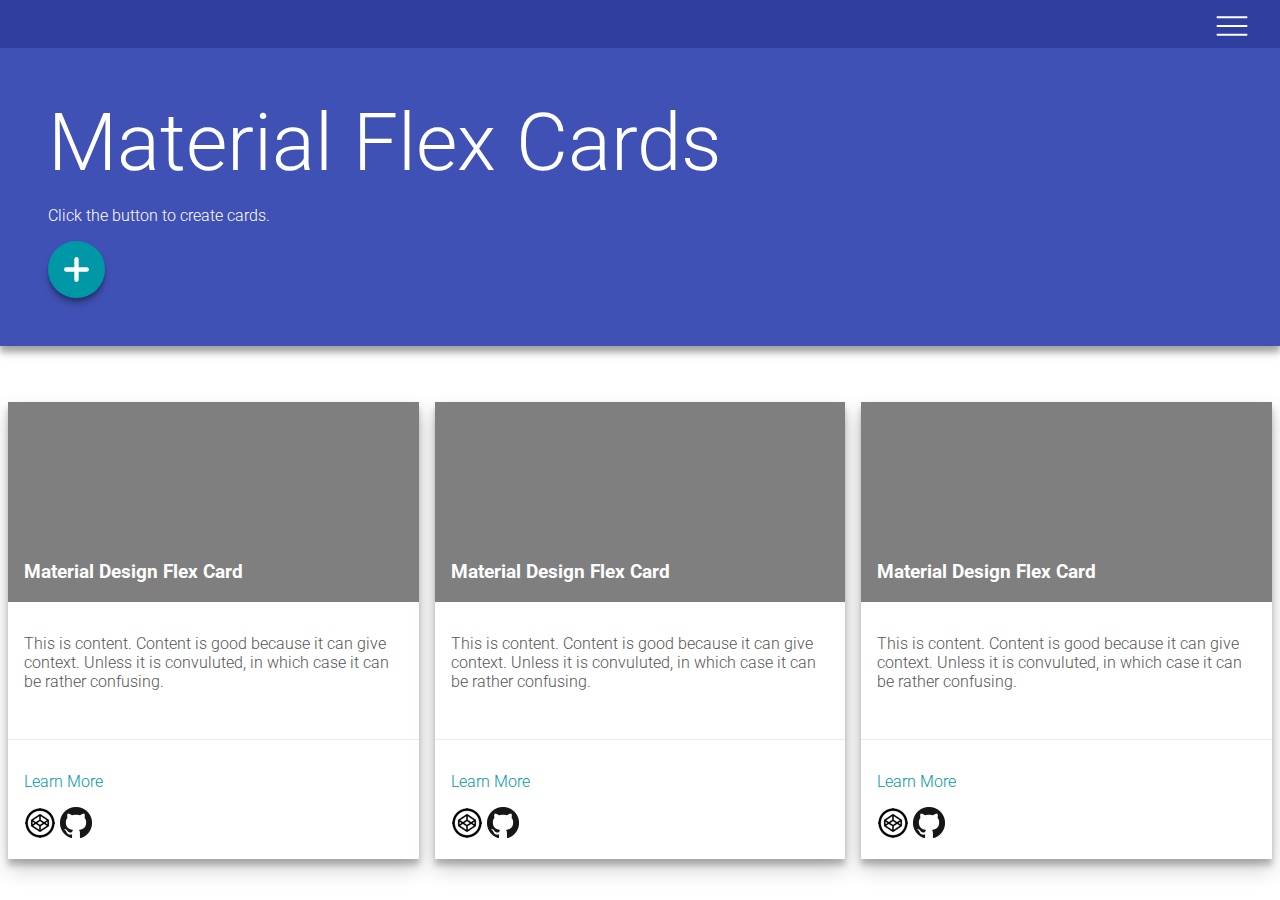
<file: index.html>
<!doctype html>
<html class="no-js" lang="">
    <head>
        <meta charset="utf-8">
        <meta http-equiv="x-ua-compatible" content="ie=edge">
        <title></title>
        <meta name="description" content="">
        <meta name="viewport" content="width=device-width, initial-scale=1">

        <link rel="apple-touch-icon" href="apple-touch-icon.png">
        <!-- Place favicon.ico in the root directory -->

        <link rel="stylesheet" href="css/normalize.css">
        <link rel="stylesheet" href="css/animate.css">
        <link rel="stylesheet" href="stylesheets/app.css">
        <srcipt src="js/wow.min.js"></srcipt>
        <srcipt src="js/main.js"></srcipt>
        <script src="js/vendor/modernizr-2.8.3.min.js"></script>
        <link href='http://fonts.googleapis.com/css?family=Roboto:400,100,100italic,300,300italic,400italic,500,500italic,700' rel='stylesheet' type='text/css'>
        <script>
            new WOW().init();
        </script>
    </head>
    <body>

        <div class="flex-container">

            <div class="flex-nav">
                <img class="flex-menu" src="images/menu.svg">
            </div>
        </div>


        <div class="featured">
            <h1>Material Flex Cards</h1>
              <p>Click the button to create cards.</p>
              <button id="duplicateCard" class="hvr-pop"><img src="images/plus.svg"></button>
        </div>

        <div class="flex-container animated zoomIn">
            <div class="flex-card">
                <div class="hero">
                    <h3>Material Design Flex Card</h3>
                </div><!--End of Hero-->

                <div class="content">
                    <p>This is content. Content is good because it can give context. Unless it is convuluted, in which case it can be rather confusing.</p>
                </div><!--End of Content-->

                <div class="footer">
                    <p>Learn More</p>
                        <img src="images/codepen.png">
                        <img src="images/GitHub-Mark.png">
                </div><!--End Footer-->
            </div><!--End Flex Card-->

            <div class="flex-card">
                <div class="hero">
                    <h3>Material Design Flex Card</h3>
                </div><!--End of Hero-->

                <div class="content">
                    <p>This is content. Content is good because it can give context. Unless it is convuluted, in which case it can be rather confusing.</p>
                </div><!--End of Content-->

                <div class="footer">
                    <p>Learn More</p>
                        <img src="images/codepen.png">
                        <img src="images/GitHub-Mark.png">
                </div><!--End Footer-->
            </div><!--End Flex Card-->

            <div id="flexCard" class="flex-card">
                <div class="hero">
                    <h3>Material Design Flex Card</h3>
                </div><!--End of Hero-->

                <div class="content">
                    <p>This is content. Content is good because it can give context. Unless it is convuluted, in which case it can be rather confusing.</p>
                </div><!--End of Content-->

                <div class="footer">
                    <p>Learn More</p>
                        <img src="images/codepen.png">
                        <img src="images/GitHub-Mark.png">
                </div><!--End Footer-->
            </div><!--End Flex Card-->
        </div> <!--End Container-->


        <script src="https://ajax.googleapis.com/ajax/libs/jquery/1.11.3/jquery.min.js"></script>
        <script>window.jQuery || document.write('<script src="js/vendor/jquery-1.11.3.min.js"><\/script>')</script>
        <script src="js/plugins.js"></script>
        <script src="js/main.js"></script>


        <!-- Google Analytics: change UA-XXXXX-X to be your site's ID. -->

    </body>
</html>
</file>
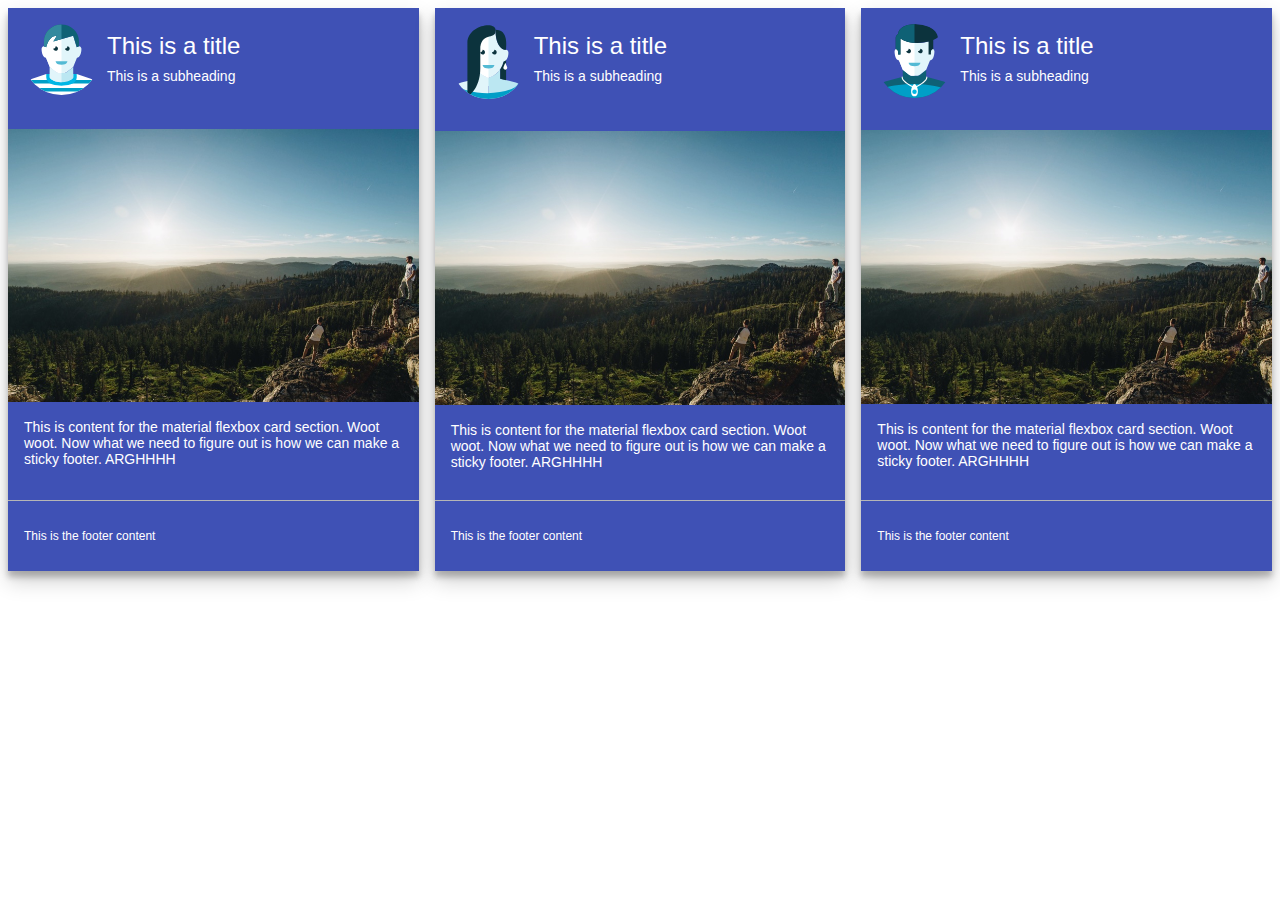
<file: old-index.html>
<!doctype html>
<html class="no-js" lang="">
    <head>
        <meta charset="utf-8">
        <meta http-equiv="x-ua-compatible" content="ie=edge">
        <title></title>
        <meta name="description" content="">
        <meta name="viewport" content="width=device-width, initial-scale=1">

        <link rel="apple-touch-icon" href="apple-touch-icon.png">
        <!-- Place favicon.ico in the root directory -->

        <link rel="stylesheet" href="css/normalize.css">
        <link rel="stylesheet" href="app.css">
        <script src="js/vendor/modernizr-2.8.3.min.js"></script>
    </head>
    <body>
        <div class="flex-container">
            <div class="flex-card">
                <div class="heading">
                    <img src="images/man.svg">
                        <h2>This is a title</h2>
                            <span>This is a subheading</span>
                </div><!--End of Heading-->

                <div class="content">
                    <img class="featured-img" src="images/sunrise.jpg">
                    <p>This is content for the material flexbox card section. Woot woot. Now what we need to figure out is how we can make a sticky footer. ARGHHHH</p>
                </div><!--End of Content-->

                <div class="footer">
                    <p>This is the footer content</p>
                </div><!--End Footer-->
            </div><!--End Flex Card-->

            <!--=============CARD #2=======-->

            <div class="flex-card">
                <div class="heading">
                    <img src="images/woman.svg">
                        <h2>This is a title</h2>
                            <span>This is a subheading</span>
                </div><!--End of Heading-->

                <div class="content">
                    <img class="featured-img" src="images/sunrise.jpg">
                    <p>This is content for the material flexbox card section. Woot woot. Now what we need to figure out is how we can make a sticky footer. ARGHHHH</p>
                </div><!--End of Content-->

                <div class="footer">
                    <p>This is the footer content</p>
                </div><!--End Footer-->
            </div><!--End Flex Card-->

            
             <!--=============CARD #3=======-->
                

            <div class="flex-card">
                <div class="heading">
                    <img src="images/surfer.svg">
                        <h2>This is a title</h2>
                            <span>This is a subheading</span>
                </div><!--End of Heading-->

                <div class="content">
                    <img class="featured-img" src="images/sunrise.jpg">
                    <p>This is content for the material flexbox card section. Woot woot. Now what we need to figure out is how we can make a sticky footer. ARGHHHH</p>
                </div><!--End of Content-->

                <div class="footer">
                    <p>This is the footer content</p>
                </div><!--End Footer-->
            </div><!--End Flex Card-->
        </div> <!--End Container-->   


        <script src="https://ajax.googleapis.com/ajax/libs/jquery/1.11.3/jquery.min.js"></script>
        <script>window.jQuery || document.write('<script src="js/vendor/jquery-1.11.3.min.js"><\/script>')</script>
        <script src="js/plugins.js"></script>
        <script src="js/main.js"></script>

        <!-- Google Analytics: change UA-XXXXX-X to be your site's ID. -->

    </body>
</html>
</file>
<file: stylesheets/app.css>
/*=======GLOBALS======*/
body {
  font-size: 16px;
  font-family: 'Roboto', sans-serif;
  font-weight: 300;
  color: #4a4a4a; }

.slate {
  background: #607D8B !important; }

.cyan {
  background: #0097A7 !important; }

button {
  background: #0097A7;
  border: none;
  border-radius: 50%;
  padding: 1rem;
  margin: 0;
  font-size: 1rem;
  box-shadow: 0 3px 3px rgba(0, 0, 0, 0.19), 0 6px 6px rgba(0, 0, 0, 0.23); }

.flex-container {
  display: flex;
  flex-wrap: wrap; }

.flex-nav {
  flex-grow: 1;
  flex-shrink: 0;
  background: #303F9F;
  height: 3rem; }

.flex-menu {
  padding: 1rem 2rem;
  float: right; }

.featured {
  background: #3F51B5;
  color: #ffffff;
  padding: 3rem;
  margin-bottom: 3rem;
  box-shadow: 0 6px 10px rgba(0, 0, 0, 0.19), 0 6px 6px rgba(0, 0, 0, 0.23); }
  .featured h1 {
    font-size: 5rem;
    margin: 0;
    font-weight: 300; }
  .featured h2 {
    font-weight: 300; }
  .featured img {
    display: block; }

.flex-card {
  flex: 1;
  flex-grow: 1;
  flex-shrink: 0;
  flex-basis: 400px;
  display: flex;
  flex-wrap: wrap;
  background: #ffffff;
  margin: .5rem;
  -webkit-transition: all 250ms;
  -moz-transition: all 250ms;
  transition: all 250ms;
  box-shadow: 0 10px 20px rgba(0, 0, 0, 0.19), 0 6px 6px rgba(0, 0, 0, 0.23); }
  .flex-card div {
    flex: 100%; }
  .flex-card .hero {
    position: relative;
    color: #ffffff;
    height: 200px;
    background: linear-gradient(rgba(0, 0, 0, 0.5), rgba(0, 0, 0, 0.5)), url(https://unsplash.it/200/300) no-repeat;
    background-size: cover; }
    .flex-card .hero h3 {
      position: absolute;
      bottom: 0;
      left: 0;
      padding: 0 1rem; }
  .flex-card .content {
    color: #555;
    padding: 1rem 1rem  2rem 1rem; }
  .flex-card .footer {
    color: #0097A7;
    padding: 1rem;
    border-top: 1px solid #eee;
    align-self: flex-end;
    font-size: 1rem; }
  .flex-card img {
    display: inline-block;
    width: 32px; }

/* Pop */
@-webkit-keyframes hvr-pop {
  50% {
    -webkit-transform: scale(1.2);
    transform: scale(1.2); } }
@keyframes hvr-pop {
  50% {
    -webkit-transform: scale(1.2);
    transform: scale(1.2); } }
.hvr-pop {
  display: inline-block;
  vertical-align: middle;
  -webkit-transform: translateZ(0);
  transform: translateZ(0);
  -webkit-backface-visibility: hidden;
  backface-visibility: hidden;
  -moz-osx-font-smoothing: grayscale; }

.hvr-pop:hover, .hvr-pop:focus, .hvr-pop:active {
  -webkit-animation-name: hvr-pop;
  animation-name: hvr-pop;
  -webkit-animation-duration: 0.3s;
  animation-duration: 0.3s;
  -webkit-animation-timing-function: linear;
  animation-timing-function: linear;
  -webkit-animation-iteration-count: 1;
  animation-iteration-count: 1; }

/*# sourceMappingURL=app.css.map */
</file>
<file: app.css>
/*=======GLOBALS======*/
body {
  font-size: 14px;
  font-family: 'Open Sans', sans-serif; }

.slate {
  background: #607D8B !important; }

.deep-orange {
  background: #FF5722 !important; }

.cyan {
  background: #0097A7 !important; }

.green {
  background: #4CAF50 !important; }

button {
  background: #0097A7;
  border: none;
  padding: 1rem 2rem;
  margin: 1rem 1rem 0 0;
  font-size: 1rem;
  box-shadow: inset 0 -4px rgba(0, 0, 0, 0.1); }

.flex-container {
  display: flex;
  flex-wrap: wrap; }

.flex-nav {
  flex-grow: 1;
  flex-shrink: 0;
  background: #303F9F;
  height: 3rem; }

.flex-menu {
  padding: 1rem 2rem;
  float: right; }

.featured {
  background: #3F51B5;
  color: #ffffff;
  text-wrap: normal;
  width: 100%;
  padding: 3rem; }
  .featured h1 {
    font-size: 5rem;
    margin: 0;
    font-weight: 300; }
  .featured h2 {
    font-weight: 300; }

.flex-card {
  flex: 1;
  flex-grow: 1;
  flex-shrink: 0;
  flex-basis: 300px;
  display: flex;
  flex-wrap: wrap;
  background: #3F51B5;
  margin: .5rem;
  -webkit-transition: all 250ms;
  -moz-transition: all 250ms;
  transition: all 250ms;
  box-shadow: 0 10px 20px rgba(0, 0, 0, 0.19), 0 6px 6px rgba(0, 0, 0, 0.23); }
  .flex-card div {
    flex: 100%; }
  .flex-card .heading {
    padding: 1rem; }
    .flex-card .heading img {
      width: 75px;
      float: left;
      margin-right: .5rem;
      border-radius: 50%;
      /*Need to make this a mixin*/ }
    .flex-card .heading h2 {
      color: #ffffff;
      line-height: .25rem;
      font-size: 1.5rem;
      font-weight: 300; }
    .flex-card .heading span {
      color: #ffffff;
      font-size: 1.25;
      font-weight: 300; }
  .flex-card .content {
    padding: 1rem 0;
    color: #ffffff; }
    .flex-card .content .featured-img {
      width: 100%; }
    .flex-card .content ul {
      list-style-image: url("images/square.svg"); }
    .flex-card .content li {
      padding-left: .5rem; }
    .flex-card .content p {
      padding: 0 1rem; }
  .flex-card .footer {
    color: #ffffff;
    padding: 1rem;
    border-top: solid 1px #B6B6B6;
    align-self: flex-end;
    font-size: .75rem; }

/*# sourceMappingURL=app.css.map */
</file>
